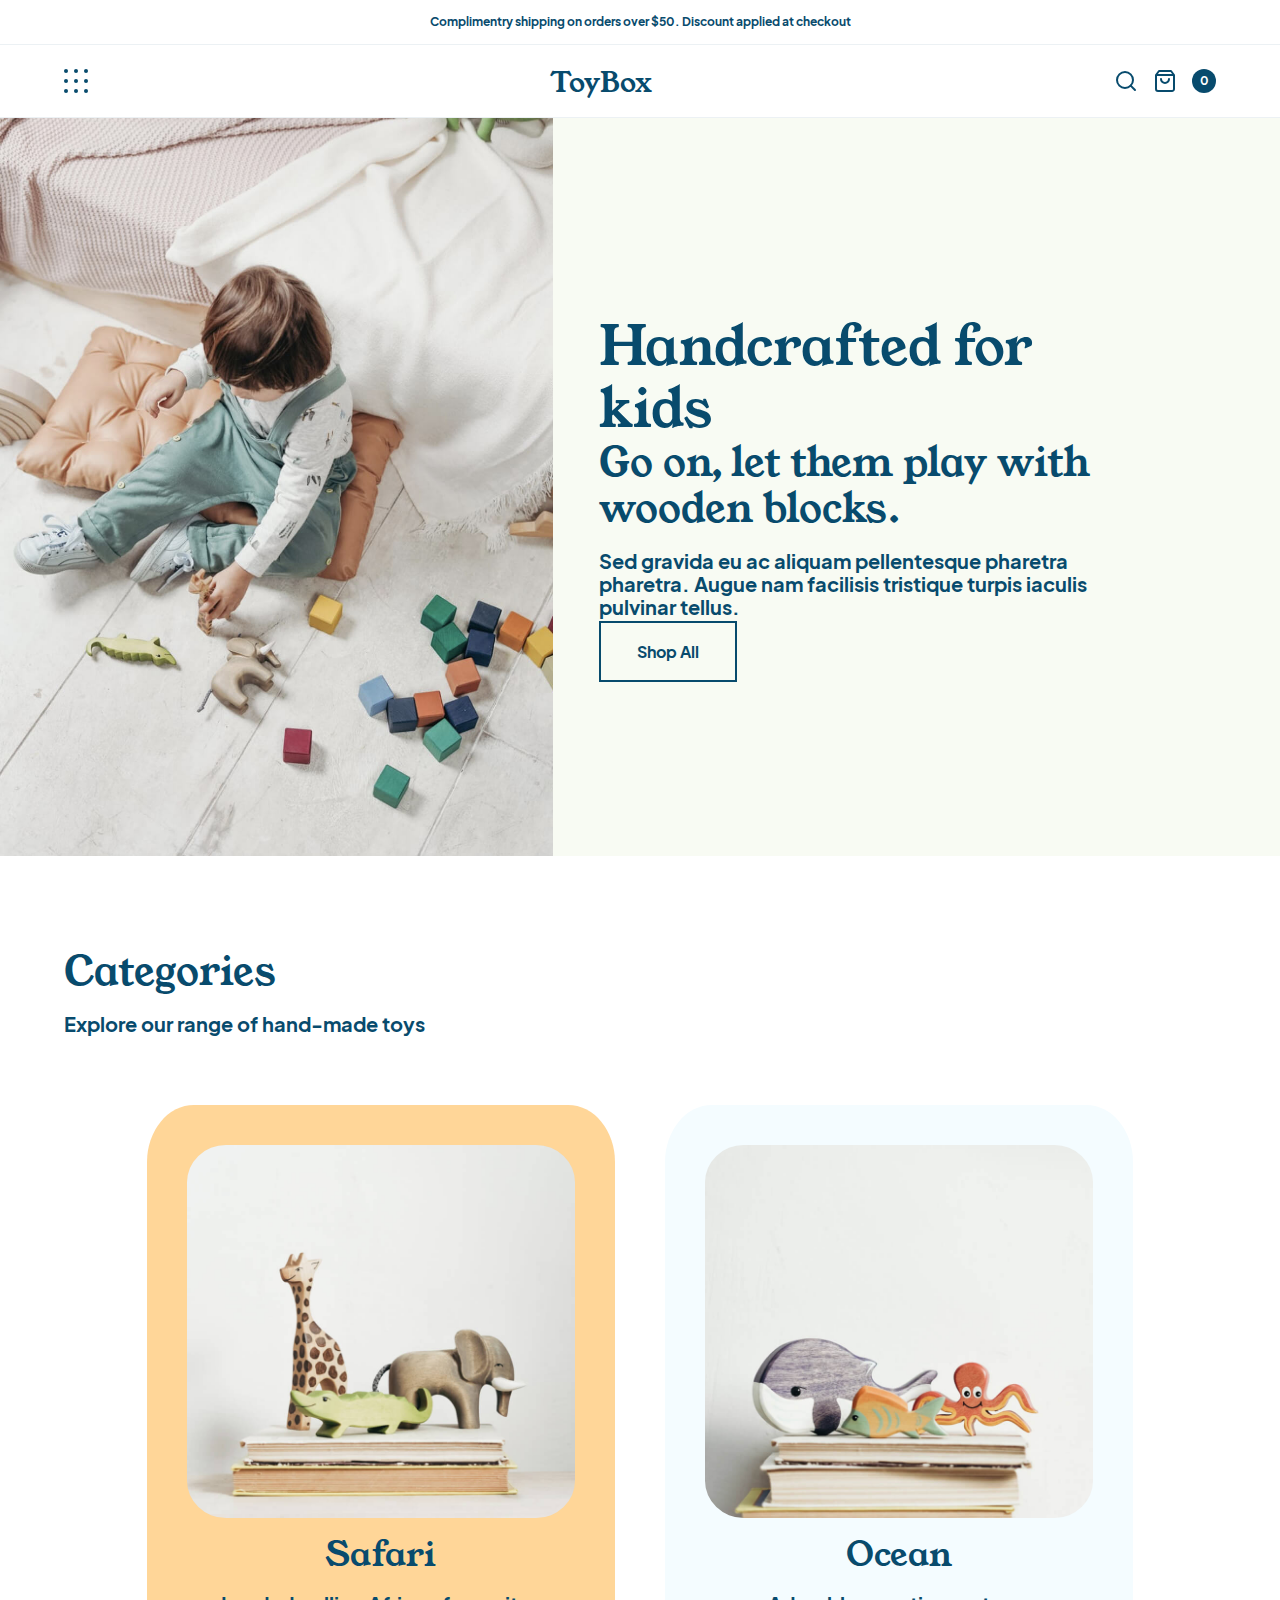
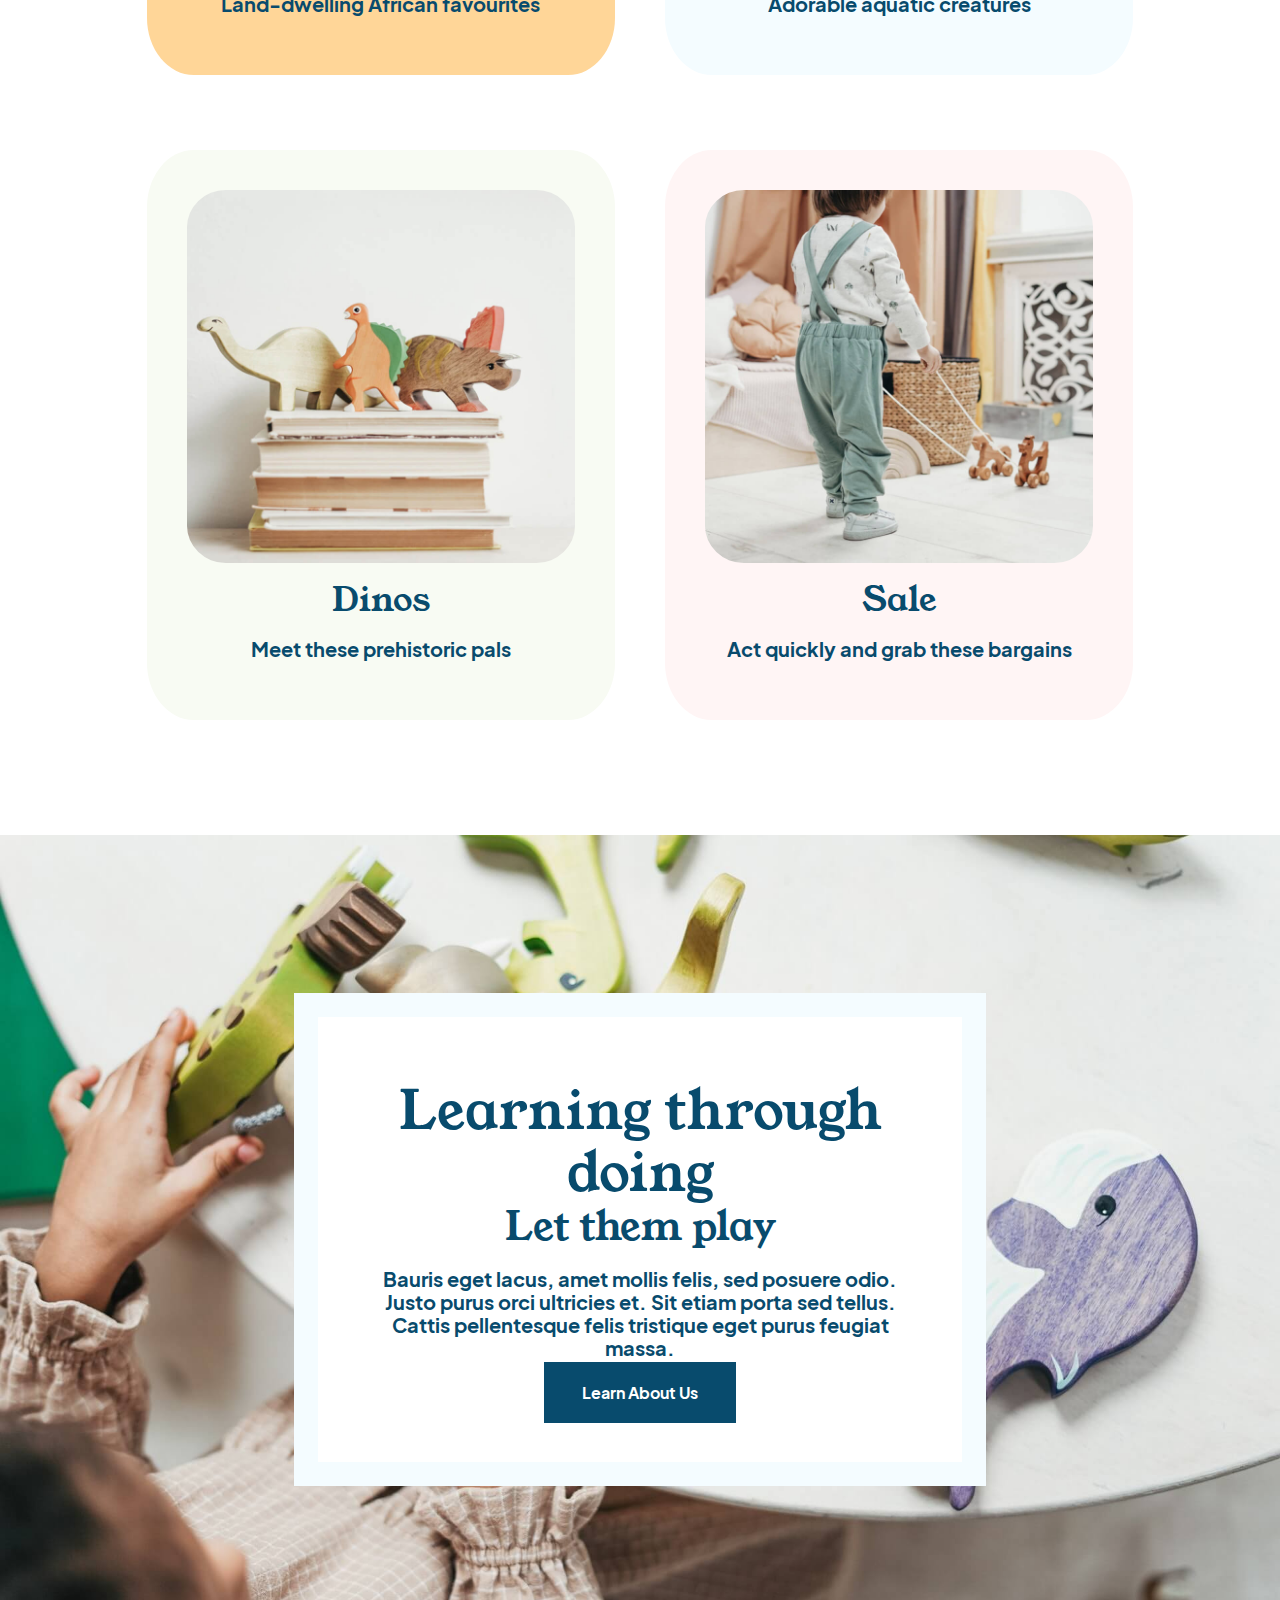
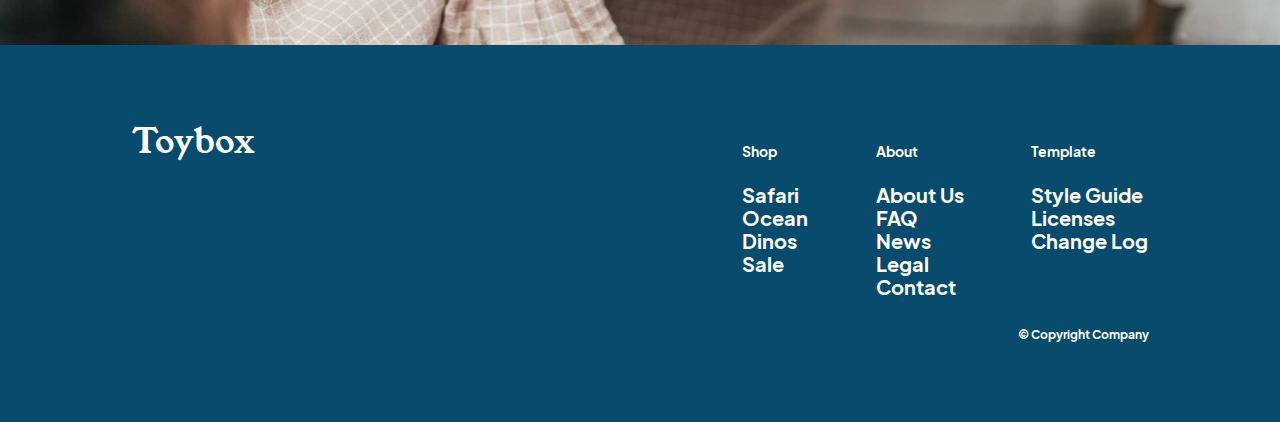
<file: index.html>
<!DOCTYPE html>
<html lang="en">
<head>
	<meta charset="UTF-8">
	<meta http-equiv="X-UA-Compatible" content="IE=edge">
	<meta name="viewport" content="width=device-width, initial-scale=1.0">
	<title>STARTER - Toybox Homepage</title>
	<link rel="stylesheet" href="./styles/styles.css">
</head>
<body>
    <!--Skip Link-->
	<a href="#mainContent" class="skip-link">Skip to main content.</a>

	<!-- Announcement Bar -->
	<div class="announcements">
		<div class="wrapper">
			<p class="smallCopy">Complimentry shipping on orders over $50. Discount applied at checkout</p>
		</div>
	</div>
	
	<!-- Navigation -->
	<nav class="navBar">
		<div class="wrapper">
			<!-- Slide Out Menu-->
			<input type="checkbox" id="openSideMenu">
			<label for="openSideMenu" class="menuButton">
				<img src="./assets/menu-button.svg" alt="Menu Button">
			</label>
			<!-- Slide Out Nav Content-->
			<div class="slideOutNav">
				<div class="buttonContainer">
					<button class="menuClose">x</button>
					<!-- <label for="openSideMenu">x</label> Best practice for accessibility: only one label for one input -->
				</div>
				<!-- Menu Content -->
				<nav>
					<ul class="mainMenu">
						<li>
							<a href="#">Shop</a>
						</li>
						<li>
							<a href="#">About</a>
						</li>
						<li>
							<a href="#">FAQ</a>
						</li>
						<li>
							<a href="#">News</a>
						</li>
						<li>
							<a href="./contact.html">Contact</a>
						</li>
					</ul>
				</nav>
			</div>

			<!--NavBar-->
			<!-- Logo -->
			<a href="#home" class="logo">
				<h1>ToyBox</h1>
			</a>
			
			<!-- Search Cart -->
			<div class="searchCart">
				<button class="menuIcon">
					<img src="./assets/search.svg" alt="Search Icon">
				</button>
				
				<a href="#" class="bag">
					<img src="./assets/shop-bag.svg" alt="Shop Bag">
				</a>
				
				<div class="counter">
					<p class="smallCopy">0</p>
				</div>
			</div>
		</div>
	</nav>

	<!-- Header -->

	<header>
		<div class="wrapper">
			<div class="headerImgContainer">
				<img src="./assets/header-image.jpg" alt="A toddler playing with wooden blocks">
			</div>
			<div class="textContainer">
				<h3>Handcrafted for kids</h3>
				<h2>Go on, let them play with wooden blocks.</h2>
				<p>Sed gravida eu ac aliquam pellentesque pharetra pharetra. Augue nam facilisis tristique turpis iaculis pulvinar tellus.</p>
				<a href="#shop" class="shopButton button">Shop All</a>
			</div>
		</div>
	</header>

	<!-- Main Area -->
	<main id="mainContent">
		<!-- Categories Section -->
		<section class="categories" id="categories">
			<div class="wrapper">
				<h2>Categories</h2>
				<p>Explore our range of hand-made toys</p>

				<!-- Product Gallery -->
				<div class="categoryGallery">
					<ul class="categoryList">
						<li class="items itemOne">
							<a href="#">
								<img src="./assets/safari-trio.jpg" alt="Three wooden safari animal toys for kids">
								<h4>Safari</h4>
								<p>Land-dwelling African favourites</p>
							</a>
						</li>
						<li class="items itemTwo">
							<a href="#">
								<img src="./assets/ocean-trio.jpg" alt="Three wooden under sea creature toys for kids">
								<h4>Ocean</h4>
								<p>Adorable aquatic creatures</p>
							</a>
						</li>
						<li class="items itemThree">
							<a href="#">
								<img src="./assets/dino-trio.jpg" alt="Three wooden dinosaur toys for kids">
								<h4>Dinos</h4>
								<p>Meet these prehistoric pals</p>
							</a>
						</li>
						<li class="items itemFour">
							<a href="#">
								<img src="./assets/sale.jpg" alt="A toddler with two wooden toys">
								<h4>Sale</h4>
								<p>Act quickly and grab these bargains</p>
							</a>
						</li>
					</ul>
				</div>
			</div>
		</section>

		<!-- Let Them Play Section -->
		<section class="play" id="play">
			<div class="wrapper">
				<div class="playContent">
					<h3>Learning through doing</h3>
					<h2>Let them play</h2>
					<p>Bauris eget lacus, amet mollis felis, sed posuere odio. Justo purus orci ultricies et. Sit etiam porta sed tellus.
					Cattis pellentesque felis tristique eget purus feugiat massa.</p>
					<a href="" class="aboutButton button">Learn About Us</a>
				</div>
			</div>
		</section>
	</main>

	<!-- Footer -->
	<footer id="footer" class="footer">
		<div class="wrapper">
			<div class="footerFlexContainer">
				<!-- Logo -->
				<a href="" class="footerLogo">
					<h4>Toybox</h4>
				</a>

				<!-- Footer Nav Container-->
				<div class="footerNav">
					<nav>
						<ul class="footerShop">
							<li>
								<h5>Shop</h5>
							</li>
							<li>
								<a href="#">Safari</a>
							</li>
							<li>
								<a href="#">Ocean</a>
							</li>
							<li>
								<a href="#">Dinos</a>
							</li>
							<li>
								<a href="#">Sale</a>
							</li>
						</ul> <!-- End Footer Shop List-->

						<!-- Footer About List-->
						<ul class="footerAbout">
							<li>
							<h5>About</h5>
							</li>
							<li>
								<a href="">About Us</a>
							</li>
							<li>
								<a href="">FAQ</a>
							</li>
							<li>
								<a href="">News</a>
							</li>
							<li>
								<a href="">Legal</a>
							</li>
							<li>
								<a href="./contact.html">Contact</a>
							</li>
						</ul>

						<ul class="footerTemplate">
							<li>
								<h5>Template</h5>
							</li>
							<li>
								<a href="">Style Guide</a>
							</li>
							<li>
								<a href="">Licenses</a>
							</li>
							<li>
								<a href="">Change Log</a>
							</li>
						</ul>
					</nav>
					<!-- -->
				</div> <!-- End FooterHav-->
			</div> <!--End FooterFlexContainer-->

			<!-- Social and CopyRight Flex Container -->
			<div class="social">

				<!-- Icon container -->
				<div class="socialIcons">
					<a href="#">
						<i class="twitter" aria-hidden="true"></i>
						<span class="sr-only">Link to Twitter</span>
					</a>
					<a href="#">
						<i class="pinterest" aria-hidden="true"></i>
						<span class="sr-only">Link to Pinterest</span>
					</a>
					<a href="#">
						<i class="instagram" aria-hidden="true"></i>
						<span class="sr-only">Link to Instagram</span>
					</a>
					<a href="#">
						<i class="facebook" aria-hidden="true"></i>
						<span class="sr-only">Link to Facebook</span>
					</a>
				</div> <!-- End socialIcons -->

				<div class="copyright">
					<p class="smallCopy">© Copyright Company</p>
				</div> <!-- End Copyright -->
			</div> <!-- End Social -->
		</div> <!-- End Footer Wrapper -->
	</footer>
</body>
</html>
</file>
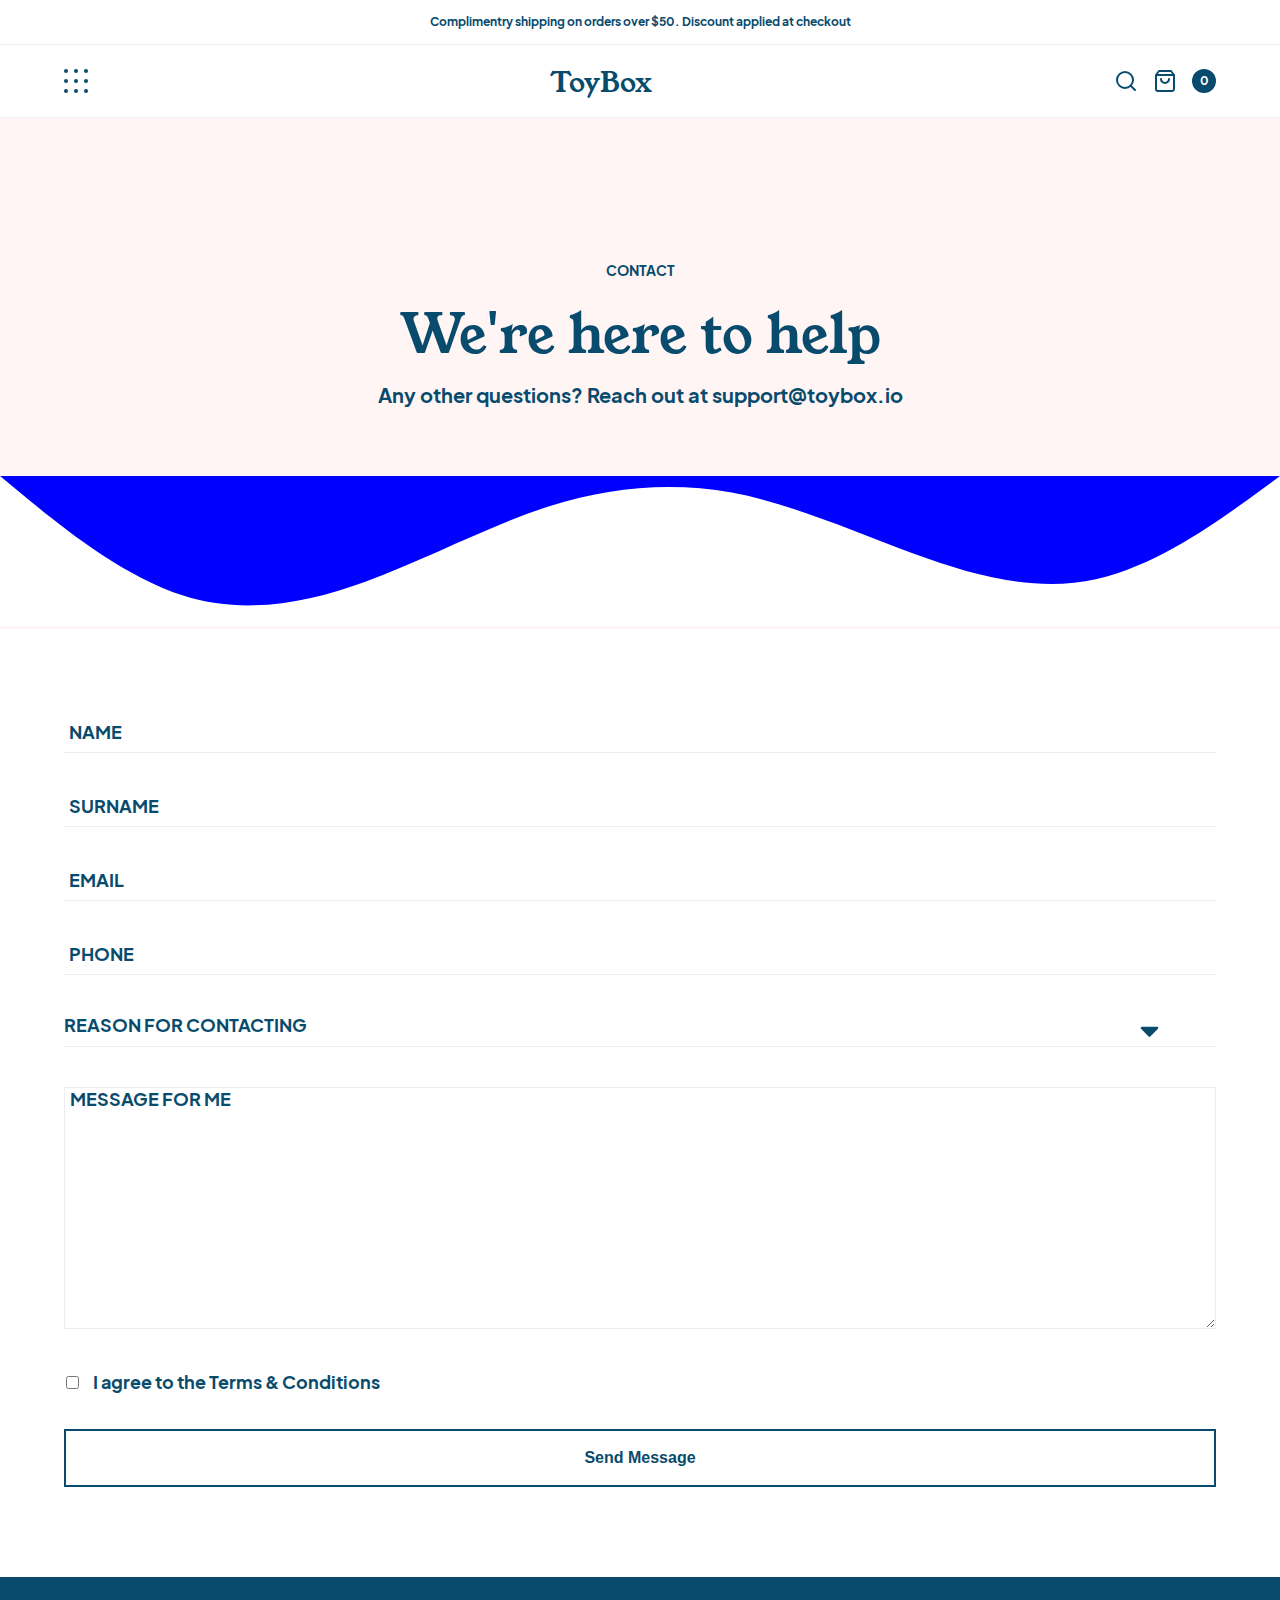
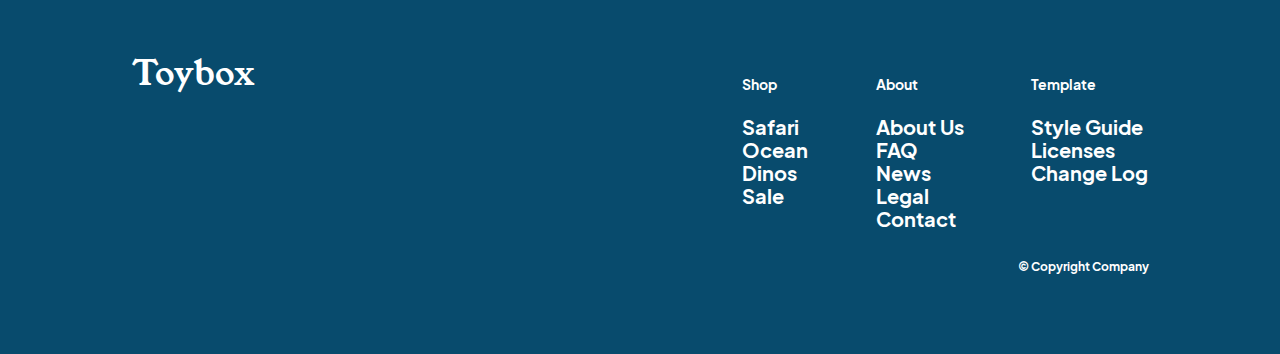
<file: contact.html>
<!DOCTYPE html>
<html lang="en">
<head>
    <meta charset="UTF-8">
    <meta http-equiv="X-UA-Compatible" content="IE=edge">
    <meta name="viewport" content="width=device-width, initial-scale=1.0">
    <title>Contact</title>
    <link rel="stylesheet" href="./styles/styles.css">
    <!-- Link to Font Awesome -->
</head>
<body>
    <!--Skip Link-->
    <a href="#mainContent" class="skip-link">Skip to main content.</a>
    
    <!-- Announcement Bar -->
    <div class="announcements">
        <div class="wrapper">
            <p class="smallCopy">Complimentry shipping on orders over $50. Discount applied at checkout</p>
        </div>
    </div>
    
    <!-- Navigation -->
    <nav class="navBar">
        <div class="wrapper">
            <!-- Slide Out Menu-->
            <input type="checkbox" id="openSideMenu">
            <label for="openSideMenu" class="menuButton">
                <img src="./assets/menu-button.svg" alt="Menu Button">
            </label>
            <!-- Slide Out Nav Content-->
            <div class="slideOutNav">
                <div class="buttonContainer">
                    <button class="menuClose">x</button>
                    <!-- <label for="openSideMenu">x</label> Best practice for accessibility: only one label for one input -->
                </div>
                <!-- Menu Content -->
                <nav>
                    <ul class="mainMenu">
                        <li>
                            <a href="#">Shop</a>
                        </li>
                        <li>
                            <a href="#">About</a>
                        </li>
                        <li>
                            <a href="#">FAQ</a>
                        </li>
                        <li>
                            <a href="#">News</a>
                        </li>
                        <li>
                            <a href="./contact.html">Contact</a>
                        </li>
                    </ul>
                </nav>
            </div>
    
            <!--NavBar-->
            <!-- Logo -->
            <a href="./index.html" class="logo">
                <h1>ToyBox</h1>
            </a>
    
            <!-- Search Cart -->
            <div class="searchCart">
                <button class="menuIcon">
                    <img src="./assets/search.svg" alt="Search Icon">
                </button>
    
                <a href="#" class="bag">
                    <img src="./assets/shop-bag.svg" alt="Shop Bag">
                </a>
    
                <div class="counter">
                    <p class="smallCopy">0</p>
                </div>
            </div>
        </div>
    </nav>

    <!-- HEADER -->
    <header class="contactHeader">
        <div class="wrapper">
            <h5>CONTACT</h5>
            <h3>We're here to help</h3>
            <p>Any other questions? Reach out at <a href="mailto:support@toybox.io">support@toybox.io</a></p>
        </div>
    </header>

    <!-- MAIN Section -->
    <main class="contact" id="mainContent">
        <div class="wrapper">
            <!-- FORM -->
            <form action="">
                <label for="name" class="sr-only">name</label>
                <input type="text" id="name" placeholder="NAME" > <!-- input:text -->

                <label for="surname" class="sr-only">surname</label>
                <input type="text" id="surname" placeholder="SURNAME">

                <label for="email" class="sr-only">email</label>
                <input type="email" id="email" placeholder="EMAIL">

                <label for="phone" class="sr-only">phone</label>
                <input type="tel" id="phone" placeholder="PHONE"> <!-- input:tel -->

                <select name="reason" id="reason">
                    <option value="placeholder" disabled selected>Reason for contacting</option>
                    <option value="refund">Refund request</option>
                    <option value="status">Order status update</option>
                    <option value="praise">Praise!</option>
                    <option value="complaint">General concerns</option>
                </select>

                <label for="message" class="sr-only">message for me</label>
                <textarea name="message" id="message" cols="30" rows="10" placeholder="Message for me"></textarea>

                <fieldset>
                    <input type="checkbox" name="terms" id="terms">
                    <label for="terms">I agree to the Terms & Conditions</label>
                </fieldset>

                <button type="submit" class="button shopButton">Send Message</button>
            </form>
        </div>
    </main>


    <!-- FOOTER -->
    <footer id="footer" class="footer">
        <div class="wrapper">
            <div class="footerFlexContainer">
                <!-- Logo -->
                <a href="" class="footerLogo">
                    <h4>Toybox</h4>
                </a>
    
                <!-- Footer Nav Container-->
                <div class="footerNav">
                    <nav>
                        <ul class="footerShop">
                            <li>
                                <h5>Shop</h5>
                            </li>
                            <li>
                                <a href="#">Safari</a>
                            </li>
                            <li>
                                <a href="#">Ocean</a>
                            </li>
                            <li>
                                <a href="#">Dinos</a>
                            </li>
                            <li>
                                <a href="#">Sale</a>
                            </li>
                        </ul> <!-- End Footer Shop List-->
    
                        <!-- Footer About List-->
                        <ul class="footerAbout">
                            <li>
                                <h5>About</h5>
                            </li>
                            <li>
                                <a href="">About Us</a>
                            </li>
                            <li>
                                <a href="">FAQ</a>
                            </li>
                            <li>
                                <a href="">News</a>
                            </li>
                            <li>
                                <a href="">Legal</a>
                            </li>
                            <li>
                                <a href="./contact.html">Contact</a>
                            </li>
                        </ul>
    
                        <ul class="footerTemplate">
                            <li>
                                <h5>Template</h5>
                            </li>
                            <li>
                                <a href="">Style Guide</a>
                            </li>
                            <li>
                                <a href="">Licenses</a>
                            </li>
                            <li>
                                <a href="">Change Log</a>
                            </li>
                        </ul>
                    </nav>
                    <!-- -->
                </div> <!-- End FooterHav-->
            </div>
            <!--End FooterFlexContainer-->
    
            <!-- Social and CopyRight Flex Container -->
            <div class="social">
    
                <!-- Icon container -->
                <div class="socialIcons">
                    <a href="#">
                        <i class="twitter" aria-hidden="true"></i>
                        <span class="sr-only">Link to Twitter</span>
                    </a>
                    <a href="#">
                        <i class="pinterest" aria-hidden="true"></i>
                        <span class="sr-only">Link to Pinterest</span>
                    </a>
                    <a href="#">
                        <i class="instagram" aria-hidden="true"></i>
                        <span class="sr-only">Link to Instagram</span>
                    </a>
                    <a href="#">
                        <i class="facebook" aria-hidden="true"></i>
                        <span class="sr-only">Link to Facebook</span>
                    </a>
                </div> <!-- End socialIcons -->
    
                <div class="copyright">
                    <p class="smallCopy">© Copyright Company</p>
                </div> <!-- End Copyright -->
            </div> <!-- End Social -->
        </div> <!-- End Footer Wrapper -->
    </footer>
</body>
</html>
</file>
<file: styles/styles.css>
html {
  line-height: 1.15;
  -ms-text-size-adjust: 100%;
  -webkit-text-size-adjust: 100%;
}

body {
  margin: 0;
}

article, aside, footer, header, nav, section {
  display: block;
}

h1 {
  font-size: 2em;
  margin: 0.67em 0;
}

figcaption, figure, main {
  display: block;
}

figure {
  margin: 1em 40px;
}

hr {
  -webkit-box-sizing: content-box;
          box-sizing: content-box;
  height: 0;
  overflow: visible;
}

pre {
  font-family: monospace, monospace;
  font-size: 1em;
}

a {
  background-color: transparent;
  -webkit-text-decoration-skip: objects;
}

abbr[title] {
  border-bottom: none;
  text-decoration: underline;
  -webkit-text-decoration: underline dotted;
          text-decoration: underline dotted;
}

b, strong {
  font-weight: inherit;
}

b, strong {
  font-weight: bolder;
}

code, kbd, samp {
  font-family: monospace, monospace;
  font-size: 1em;
}

dfn {
  font-style: italic;
}

mark {
  background-color: #ff0;
  color: #000;
}

small {
  font-size: 80%;
}

sub, sup {
  font-size: 75%;
  line-height: 0;
  position: relative;
  vertical-align: baseline;
}

sub {
  bottom: -0.25em;
}

sup {
  top: -0.5em;
}

audio, video {
  display: inline-block;
}

audio:not([controls]) {
  display: none;
  height: 0;
}

img {
  border-style: none;
}

svg:not(:root) {
  overflow: hidden;
}

button, input, optgroup, select, textarea {
  font-family: sans-serif;
  font-size: 100%;
  line-height: 1.15;
  margin: 0;
}

button, input {
  overflow: visible;
}

button, select {
  text-transform: none;
}

button, html [type=button], [type=reset], [type=submit] {
  -webkit-appearance: button;
}

button::-moz-focus-inner, [type=button]::-moz-focus-inner, [type=reset]::-moz-focus-inner, [type=submit]::-moz-focus-inner {
  border-style: none;
  padding: 0;
}

button:-moz-focusring, [type=button]:-moz-focusring, [type=reset]:-moz-focusring, [type=submit]:-moz-focusring {
  outline: 1px dotted ButtonText;
}

fieldset {
  padding: 0.35em 0.75em 0.625em;
}

legend {
  -webkit-box-sizing: border-box;
          box-sizing: border-box;
  color: inherit;
  display: table;
  max-width: 100%;
  padding: 0;
  white-space: normal;
}

progress {
  display: inline-block;
  vertical-align: baseline;
}

textarea {
  overflow: auto;
}

[type=checkbox], [type=radio] {
  -webkit-box-sizing: border-box;
          box-sizing: border-box;
  padding: 0;
}

[type=number]::-webkit-inner-spin-button, [type=number]::-webkit-outer-spin-button {
  height: auto;
}

[type=search] {
  -webkit-appearance: textfield;
  outline-offset: -2px;
}

[type=search]::-webkit-search-cancel-button, [type=search]::-webkit-search-decoration {
  -webkit-appearance: none;
}

::-webkit-file-upload-button {
  -webkit-appearance: button;
  font: inherit;
}

details, menu {
  display: block;
}

summary {
  display: list-item;
}

canvas {
  display: inline-block;
}

template {
  display: none;
}

[hidden] {
  display: none;
}

html {
  -webkit-box-sizing: border-box;
          box-sizing: border-box;
}

*, *:before, *:after {
  -webkit-box-sizing: inherit;
          box-sizing: inherit;
}

.sr-only {
  position: absolute;
  width: 1px;
  height: 1px;
  margin: -1px;
  border: 0;
  padding: 0;
  white-space: nowrap;
  -webkit-clip-path: inset(100%);
          clip-path: inset(100%);
  clip: rect(0 0 0 0);
  overflow: hidden;
}

@font-face {
  font-family: "Jakarta Sans";
  src: url("../fonts/PlusJakarta_Sans-2.5/webfonts/PlusJakartaSans-Regular.woff"), url("../fonts/PlusJakarta_Sans-2.5/static/PlusJakartaSans-Regular.ttf"), url("../fonts/PlusJakarta_Sans-2.5/webfonts/PlusJakartaSans-Regular.woff2");
  font-weight: normal;
}
/* importing Jakarta Sans font in bold */
@font-face {
  font-family: "Jakarta Sans";
  src: url("../fonts/PlusJakarta_Sans-2.5/webfonts/PlusJakartaSans-Bold.woff"), url("../fonts/PlusJakarta_Sans-2.5/static/PlusJakartaSans-Bold.ttf"), url("../fonts/PlusJakarta_Sans-2.5/webfonts/PlusJakartaSans-Bold.woff2");
  font-weight: normal;
}
@font-face {
  font-family: "Young Serif";
  src: url("../fonts/youngserif/YoungSerif-Regular.otf");
}
html {
  font-size: 125%;
}

body {
  font-family: "Jakarta Sans";
  font-weight: normal;
  color: #084b6d;
}

h1, h2, h3, h4, blockquote {
  font-family: "Young Serif";
  font-weight: normal;
  color: #084b6d;
  margin: 0;
}

/* Set the heading font-sizes */
h1 {
  font-size: 1.4rem;
}

h2 {
  font-size: 2rem;
}

h3 {
  font-size: 2.7rem;
}

h4 {
  font-size: 1.7rem;
}

h5 {
  font-size: 0.7rem;
}

ul,
li,
a,
input {
  margin: 0;
  padding: 0;
}

ul {
  list-style: none;
}

a {
  text-decoration: none;
  color: inherit;
}

.smallCopy {
  font-size: 0.6rem;
  font-weight: bold;
  margin: 0;
  line-height: 1.2rem;
}

button {
  background-color: transparent;
  border: none;
  padding: 0;
  cursor: pointer;
}

img {
  max-width: 100%;
  display: block;
}

.wrapper {
  max-width: 1260px;
  width: 90%;
  margin: 0 auto;
}

section {
  margin-bottom: 90px;
}

.button {
  padding: 18px 36px;
  border: 2px solid #084b6d;
  font-size: 0.8rem;
  font-weight: bold;
  text-align: center;
  -webkit-transition: 0.3S;
  transition: 0.3S;
}

.shopButton {
  color: #084b6d;
  background-color: transparent;
}
.shopButton:hover, .shopButton:focus {
  background-color: #084b6d;
  color: #fff;
}

.aboutButton {
  color: #fff;
  background-color: #084b6d;
}
.aboutButton:hover, .aboutButton:focus {
  color: #084b6d;
  background-color: transparent;
}

.skip-link {
  position: absolute;
  left: -1000px;
  top: 5px;
  background-color: #fff;
  color: black;
  z-index: 10;
}
.skip-link:focus {
  left: 0;
}

.announcements {
  text-align: center;
  padding: 10px 0;
}

.navBar {
  position: sticky;
  top: 0;
  border-top: 1px solid rgba(8, 75, 109, 0.08);
  border-bottom: 1px solid rgba(8, 75, 109, 0.08);
  background-color: #fff;
  z-index: 10;
}
.navBar .wrapper {
  display: -webkit-box;
  display: -ms-flexbox;
  display: flex;
  -webkit-box-pack: justify;
      -ms-flex-pack: justify;
          justify-content: space-between;
  -webkit-box-align: center;
      -ms-flex-align: center;
          align-items: center;
  padding: 20px 0;
}
.navBar input[type=checkbox] {
  opacity: 0;
  position: absolute;
}
.navBar input[type=checkbox]:checked ~ .slideOutNav {
  left: 0;
}

.searchCart {
  display: -webkit-box;
  display: -ms-flexbox;
  display: flex;
}
.searchCart .menuIcon, .searchCart .bag {
  margin-right: 15px;
}
.searchCart .bag {
  display: -webkit-box;
  display: -ms-flexbox;
  display: flex;
}
.searchCart .counter {
  display: -webkit-box;
  display: -ms-flexbox;
  display: flex;
  -webkit-box-align: center;
      -ms-flex-align: center;
          align-items: center;
}
.searchCart .counter p {
  width: 24px;
  height: 24px;
  background-color: #084b6d;
  border-radius: 50%;
  color: #fff;
  text-align: center;
}

.slideOutNav {
  background-color: #084b6d;
  position: fixed;
  top: 0;
  left: -506px;
  height: 100vh;
  width: 100%;
  max-width: 506px;
  padding: 35px 50px;
  -webkit-transition: 0.75s;
  transition: 0.75s;
}

.mainMenu a {
  font-family: "Young Serif";
  font-size: 1.6rem;
  line-height: 2.5rem;
  color: white;
  -webkit-transition: 0.3s;
  transition: 0.3s;
}
.mainMenu a:hover, .mainMenu a:focus {
  color: rgba(255, 255, 255, 0.5);
}

.buttonContainer {
  display: -webkit-box;
  display: -ms-flexbox;
  display: flex;
  -webkit-box-pack: end;
      -ms-flex-pack: end;
          justify-content: flex-end;
}

.menuClose {
  color: #fff;
  font-size: 1.2rem;
}

.menuButton {
  cursor: pointer;
}

header {
  background-color: #f8fbf3;
}

header .wrapper {
  display: -webkit-box;
  display: -ms-flexbox;
  display: flex;
  margin: 0;
  -webkit-box-pack: justify;
      -ms-flex-pack: justify;
          justify-content: space-between;
  -webkit-box-align: center;
      -ms-flex-align: center;
          align-items: center;
}

.headerImgContainer {
  width: 48%;
}

.textContainer {
  width: 48%;
}

.contactHeader {
  background-color: #fff5f5;
  padding-top: 120px;
}

.contactHeader .wrapper {
  -webkit-box-orient: vertical;
  -webkit-box-direction: normal;
      -ms-flex-direction: column;
          flex-direction: column;
  margin: 0 auto;
  padding-bottom: 50px;
}

.contactHeader::after {
  content: "";
  width: 100%;
  height: 150px;
  background-image: url(../assets/wave.svg);
  background-size: 100% 150px;
  background-color: blue;
  display: inline-block;
  background-repeat: no-repeat;
}

.categories {
  margin-top: 90px;
}

.categoryList {
  display: -webkit-box;
  display: -ms-flexbox;
  display: flex;
  -ms-flex-wrap: wrap;
      flex-wrap: wrap;
  -webkit-box-pack: center;
      -ms-flex-pack: center;
          justify-content: center;
}
.categoryList .itemOne {
  background-color: #ffd698;
}
.categoryList .itemTwo {
  background-color: #f4fcff;
}
.categoryList .itemThree {
  background-color: #f8fbf3;
}
.categoryList .itemFour {
  background-color: #fff5f5;
}
.categoryList .items {
  border-radius: 10%;
  width: calc(45% - 50px);
  margin: 50px 25px 25px;
  padding: 40px;
  text-align: center;
  -webkit-transition: 0.3s;
  transition: 0.3s;
}
.categoryList .items img {
  border-radius: 10%;
  margin-bottom: 15px;
}
.categoryList .items:hover, .categoryList .items:focus {
  -webkit-transform: scale(0.9);
          transform: scale(0.9);
}

.play {
  background-image: url("../assets/background-image.jpg");
  background-position: center;
  background-size: cover;
  min-height: 90vh;
  margin-bottom: 0;
}
.play .wrapper {
  display: -webkit-box;
  display: -ms-flexbox;
  display: flex;
  -webkit-box-pack: center;
      -ms-flex-pack: center;
          justify-content: center;
  -webkit-box-align: center;
      -ms-flex-align: center;
          align-items: center;
  min-height: 90vh;
}
.play .wrapper .playContent {
  width: 60%;
  border: 24px solid #f4fcff;
  background-color: #fff;
  padding: 60px;
  text-align: center;
}

.contact form {
  display: -webkit-box;
  display: -ms-flexbox;
  display: flex;
  -webkit-box-orient: vertical;
  -webkit-box-direction: normal;
      -ms-flex-direction: column;
          flex-direction: column;
  margin: 90px 0;
}

input,
textarea {
  border: none;
  font-family: "Jakarta Sans";
  color: #333;
  padding: 0 0 10px 5px;
  margin-bottom: 40px;
}
input::-webkit-input-placeholder, textarea::-webkit-input-placeholder {
  text-transform: uppercase;
  font-size: 0.9rem;
  color: #084b6d;
  opacity: 1;
  line-height: 1.2;
}
input::-moz-placeholder, textarea::-moz-placeholder {
  text-transform: uppercase;
  font-size: 0.9rem;
  color: #084b6d;
  opacity: 1;
  line-height: 1.2;
}
input:-ms-input-placeholder, textarea:-ms-input-placeholder {
  text-transform: uppercase;
  font-size: 0.9rem;
  color: #084b6d;
  opacity: 1;
  line-height: 1.2;
}
input::-ms-input-placeholder, textarea::-ms-input-placeholder {
  text-transform: uppercase;
  font-size: 0.9rem;
  color: #084b6d;
  opacity: 1;
  line-height: 1.2;
}
input::placeholder,
textarea::placeholder {
  text-transform: uppercase;
  font-size: 0.9rem;
  color: #084b6d;
  opacity: 1;
  line-height: 1.2;
}
input:focus,
textarea:focus {
  border-bottom: 1px solid #084b6d;
  outline: none;
}

input {
  border-bottom: 1px solid #eee;
}

textarea {
  border: 1px solid #eee;
}

select {
  -webkit-appearance: none;
     -moz-appearance: none;
          appearance: none;
  border: none;
  font-family: "Jakarta Sans";
  color: #084b6d;
  background-color: #fff;
  text-transform: uppercase;
  padding-bottom: 10px;
  margin-bottom: 40px;
  font-size: 0.9rem;
  border-bottom: 1px solid #eee;
  background-image: url(../assets/caret-down-solid.svg);
  background-repeat: no-repeat;
  background-position: 95% center;
}

fieldset {
  border: 0;
  padding: 0;
}
fieldset label {
  font-size: 0.9rem;
  margin-left: 10px;
}
fieldset input {
  accent-color: #084b6d;
}

footer {
  background-color: #084b6d;
  color: #fff;
  padding: 75px;
}
footer .footerFlexContainer {
  display: -webkit-box;
  display: -ms-flexbox;
  display: flex;
  -webkit-box-pack: justify;
      -ms-flex-pack: justify;
          justify-content: space-between;
}

.footerLogo h4 {
  color: #fff;
}

.footerNav {
  width: 40%;
}
.footerNav nav {
  display: -webkit-box;
  display: -ms-flexbox;
  display: flex;
  -webkit-box-pack: justify;
      -ms-flex-pack: justify;
          justify-content: space-between;
}

.social {
  display: -webkit-box;
  display: -ms-flexbox;
  display: flex;
  -webkit-box-pack: justify;
      -ms-flex-pack: justify;
          justify-content: space-between;
  margin-top: 25px;
}
.social i {
  margin: 0 10px;
}

@media (max-width: 1000px) {
  .categoryList .items {
    padding: 25px;
  }

  .footerFlexContainer {
    -webkit-box-orient: vertical;
    -webkit-box-direction: normal;
        -ms-flex-direction: column;
            flex-direction: column;
    -webkit-box-align: center;
        -ms-flex-align: center;
            align-items: center;
  }
  .footerFlexContainer .footerNav {
    width: 100%;
  }
}
@media (max-width: 800px) {
  header .wrapper {
    -webkit-box-orient: vertical;
    -webkit-box-direction: normal;
        -ms-flex-direction: column;
            flex-direction: column;
  }
  header .wrapper .headerImgContainer {
    width: 100%;
  }
  header .wrapper img {
    max-height: 350px;
    -o-object-fit: cover;
       object-fit: cover;
    width: 100%;
  }

  .categoryList .items {
    padding: 15px;
    margin: 20px 15px;
  }

  .play .wrapper .playContent {
    width: 100%;
    padding: 15px;
  }
}
@media (max-width: 500px) {
  .categoryList .items {
    width: 100%;
    margin: 10px;
  }

  .play .wrapper .playContent {
    padding: 10px 10px 15px;
  }

  .footerNav nav {
    -webkit-box-orient: vertical;
    -webkit-box-direction: normal;
        -ms-flex-direction: column;
            flex-direction: column;
    -webkit-box-align: center;
        -ms-flex-align: center;
            align-items: center;
  }

  .social {
    -webkit-box-orient: vertical;
    -webkit-box-direction: normal;
        -ms-flex-direction: column;
            flex-direction: column;
    -webkit-box-align: center;
        -ms-flex-align: center;
            align-items: center;
  }
}
</file>
